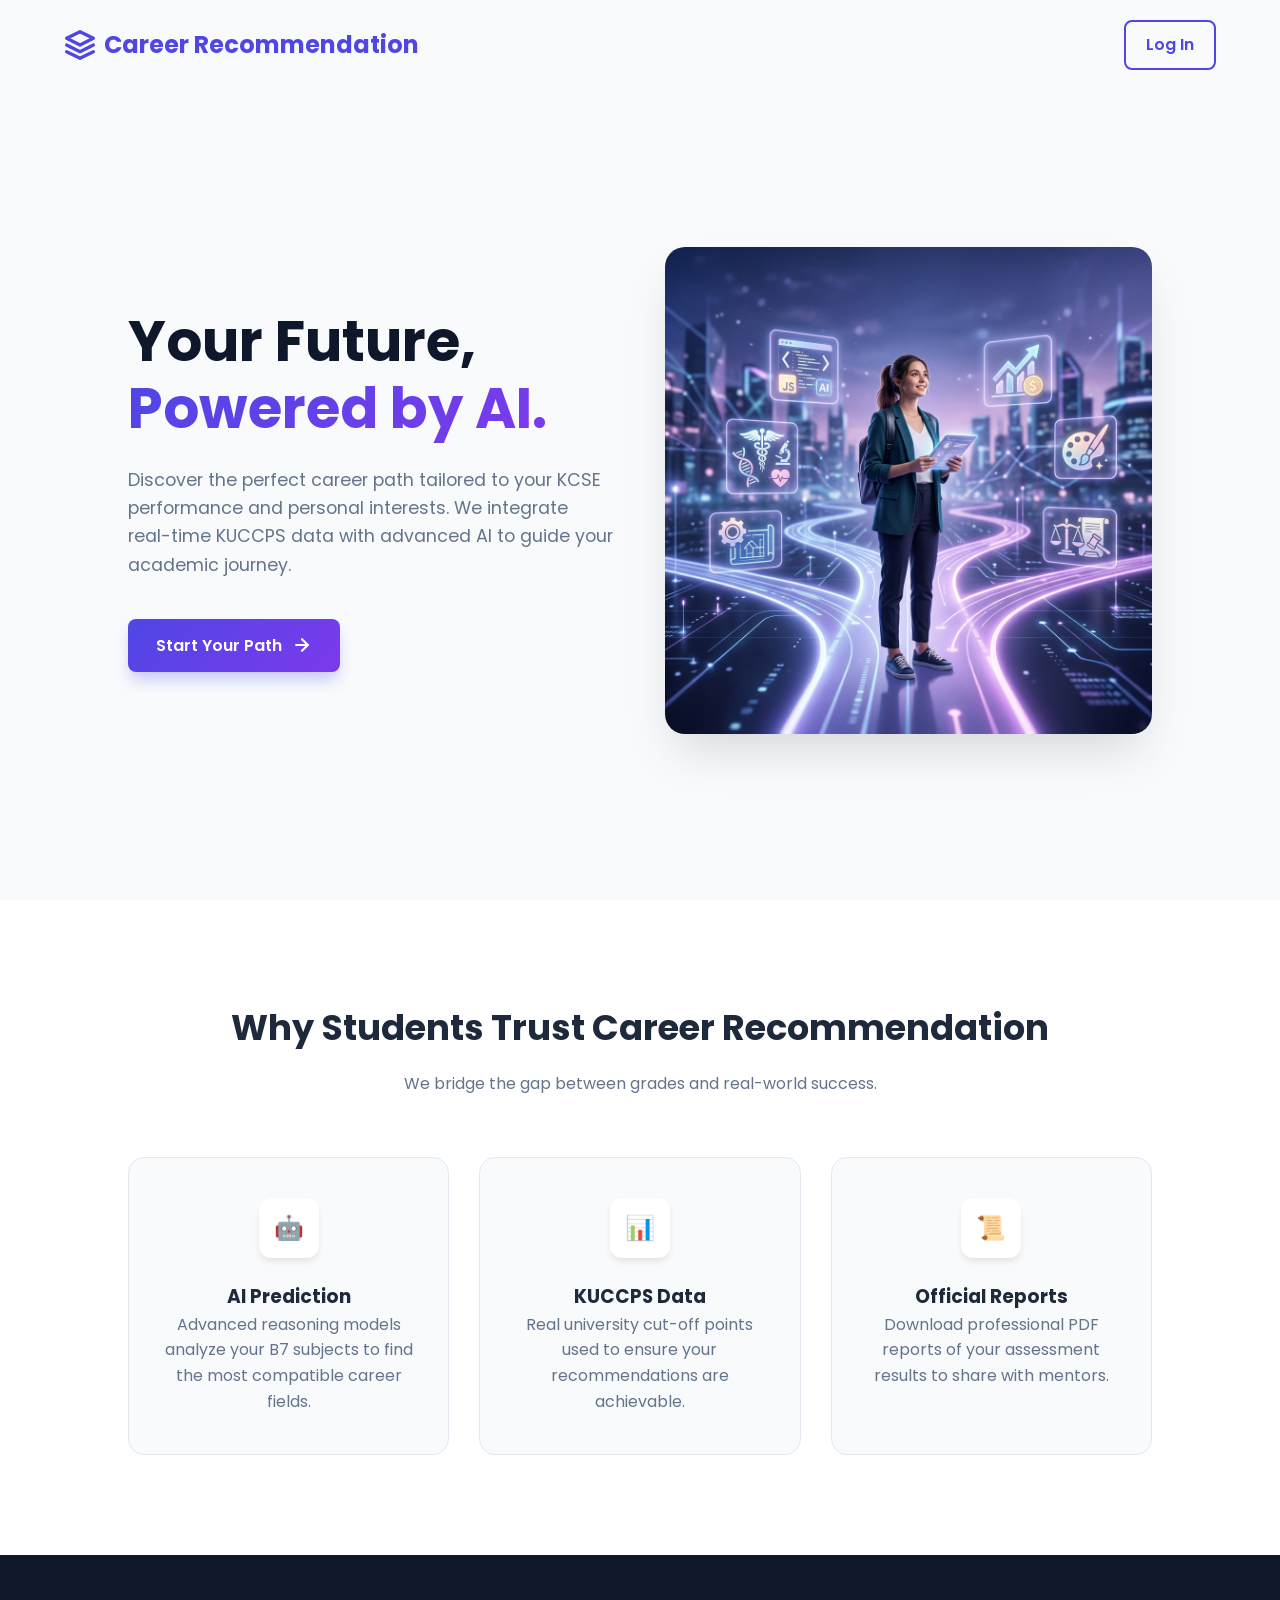
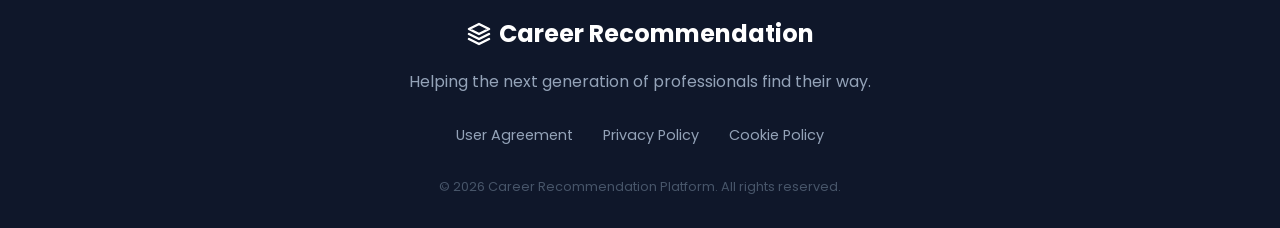
<file: index.html>
<!DOCTYPE html>
<html lang="en">
<head>
    <meta charset="UTF-8">
    <meta name="viewport" content="width=device-width, initial-scale=1.0">
    <title>AI Career Path | Discover Your Future</title>
    <!-- Google Fonts -->
    <link href="https://fonts.googleapis.com/css2?family=Poppins:wght@300;400;500;600;700&display=swap" rel="stylesheet">
    <style>
        :root {
            --primary: #4f46e5;
            --primary-dark: #4338ca;
            --secondary: #7c3aed;
            --bg: #f8fafc;
            --text: #1e293b;
            --text-light: #64748b;
        }

        * {
            margin: 0;
            padding: 0;
            box-sizing: border-box;
            font-family: 'Poppins', sans-serif;
        }

        body {
            background-color: var(--bg);
            color: var(--text);
            line-height: 1.6;
            overflow-x: hidden;
        }

        /* --- UI Elements --- */
        .btn {
            display: inline-flex;
            align-items: center;
            padding: 14px 28px;
            border-radius: 8px;
            font-weight: 600;
            text-decoration: none;
            transition: 0.3s;
            cursor: pointer;
            gap: 10px;
        }

        .btn-primary {
            background: linear-gradient(135deg, var(--primary), var(--secondary));
            color: white;
            box-shadow: 0 10px 15px -3px rgba(79, 70, 229, 0.3);
        }

        .btn-primary:hover {
            transform: translateY(-2px);
            box-shadow: 0 12px 20px -3px rgba(79, 70, 229, 0.4);
        }

        .btn-outline {
            border: 2px solid var(--primary);
            color: var(--primary);
        }

        .btn-outline:hover {
            background: rgba(79, 70, 229, 0.05);
        }

        /* --- Header --- */
        header {
            padding: 20px 5%;
            display: flex;
            justify-content: space-between;
            align-items: center;
            position: absolute;
            width: 100%;
            top: 0;
            z-index: 100;
        }

        .logo {
            font-size: 1.5rem;
            font-weight: 700;
            color: var(--primary);
            display: flex;
            align-items: center;
            gap: 8px;
        }

        /* --- Hero Section --- */
        .hero {
            padding: 160px 10% 80px;
            display: flex;
            align-items: center;
            justify-content: space-between;
            min-height: 100vh;
            gap: 50px;
        }

        .hero-content {
            flex: 1;
            max-width: 600px;
        }

        .hero-content h1 {
            font-size: 3.5rem;
            line-height: 1.2;
            margin-bottom: 24px;
            color: #0f172a;
        }

        .hero-content h1 span {
            color: var(--primary);
            background: linear-gradient(135deg, var(--primary), var(--secondary));
            background-clip: text;
            -webkit-background-clip: text;
            -webkit-text-fill-color: transparent;
        }

        .hero-content p {
            font-size: 1.1rem;
            color: var(--text-light);
            margin-bottom: 40px;
        }

        .hero-image {
            flex: 1;
            display: flex;
            justify-content: center;
            position: relative;
        }

        .hero-image img {
            max-width: 100%;
            height: auto;
            border-radius: 20px;
            box-shadow: 0 25px 50px -12px rgba(0, 0, 0, 0.15);
            animation: float 6s ease-in-out infinite;
        }

        @keyframes float {
            0%, 100% { transform: translateY(0); }
            50% { transform: translateY(-20px); }
        }

        /* --- Features --- */
        .features {
            padding: 100px 10%;
            background: white;
            text-align: center;
        }

        .section-title {
            margin-bottom: 60px;
        }

        .section-title h2 {
            font-size: 2.2rem;
            margin-bottom: 15px;
        }

        .features-grid {
            display: grid;
            grid-template-columns: repeat(auto-fit, minmax(300px, 1fr));
            gap: 30px;
        }

        .feature-card {
            padding: 40px 30px;
            border-radius: 16px;
            background: var(--bg);
            transition: 0.3s;
            border: 1px solid #e2e8f0;
        }

        .feature-card:hover {
            transform: translateY(-10px);
            background: white;
            box-shadow: 0 20px 25px -5px rgba(0, 0, 0, 0.1);
            border-color: var(--primary);
        }

        .icon-box {
            width: 60px;
            height: 60px;
            background: white;
            border-radius: 12px;
            display: flex;
            align-items: center;
            justify-content: center;
            margin: 0 auto 24px;
            box-shadow: 0 4px 6px -1px rgba(0, 0, 0, 0.1);
            font-size: 1.5rem;
            color: var(--primary);
        }

        /* --- Footer --- */
        footer {
            padding: 60px 10% 30px;
            background: #0f172a;
            color: white;
            text-align: center;
        }

        .footer-links {
            margin: 30px 0;
            display: flex;
            justify-content: center;
            gap: 30px;
        }

        .footer-links a {
            color: #94a3b8;
            text-decoration: none;
            font-size: 0.9rem;
        }

        .footer-links a:hover {
            color: white;
        }

        /* --- Responsive --- */
        @media (max-width: 1024px) {
            .hero {
                flex-direction: column;
                text-align: center;
                padding-top: 120px;
            }
            .hero-content h1 {
                font-size: 2.8rem;
            }
        }
    </style>
</head>
<body>

    <header>
        <div class="logo">
            <svg width="32" height="32" viewBox="0 0 24 24" fill="none" stroke="currentColor" stroke-width="2.5" stroke-linecap="round" stroke-linejoin="round"><path d="M12 2L2 7l10 5 10-5-10-5zM2 17l10 5 10-5M2 12l10 5 10-5"></path></svg>
            Career Recommendation
        </div>
        <div class="nav-links">
            <a href="login.html" class="btn btn-outline" style="padding: 10px 20px;">Log In</a>
        </div>
    </header>

    <!-- Hero Section -->
    <section class="hero">
        <div class="hero-content">
            <h1>Your Future, <br><span>Powered by AI.</span></h1>
            <p>Discover the perfect career path tailored to your KCSE performance and personal interests. We integrate real-time KUCCPS data with advanced AI to guide your academic journey.</p>
            <div style="display: flex; gap: 20px; justify-content: flex-start;">
                <a href="register.html" class="btn btn-primary">
                    Start Your Path
                    <svg width="20" height="20" viewBox="0 0 24 24" fill="none" stroke="currentColor" stroke-width="2.5" stroke-linecap="round" stroke-linejoin="round"><line x1="5" y1="12" x2="19" y2="12"></line><polyline points="12 5 19 12 12 19"></polyline></svg>
                </a>
            </div>
        </div>
        <div class="hero-image">
            <img src="hero.png" alt="Student Career Path Visualization">
        </div>
    </section>

    <!-- Features Section -->
    <section class="features">
        <div class="section-title">
            <h2>Why Students Trust Career Recommendation</h2>
            <p style="color: var(--text-light);">We bridge the gap between grades and real-world success.</p>
        </div>
        <div class="features-grid">
            <div class="feature-card">
                <div class="icon-box">🤖</div>
                <h3>AI Prediction</h3>
                <p style="color: var(--text-light);">Advanced reasoning models analyze your B7 subjects to find the most compatible career fields.</p>
            </div>
            <div class="feature-card">
                <div class="icon-box">📊</div>
                <h3>KUCCPS Data</h3>
                <p style="color: var(--text-light);">Real university cut-off points used to ensure your recommendations are achievable.</p>
            </div>
            <div class="feature-card">
                <div class="icon-box">📜</div>
                <h3>Official Reports</h3>
                <p style="color: var(--text-light);">Download professional PDF reports of your assessment results to share with mentors.</p>
            </div>
        </div>
    </section>

    <!-- Footer -->
    <footer>
        <div class="logo" style="justify-content: center; color: white;">
            <svg width="24" height="24" viewBox="0 0 24 24" fill="none" stroke="currentColor" stroke-width="2.5" stroke-linecap="round" stroke-linejoin="round"><path d="M12 2L2 7l10 5 10-5-10-5zM2 17l10 5 10-5M2 12l10 5 10-5"></path></svg>
            Career Recommendation
        </div>
        <p style="margin-top: 15px; color: #94a3b8;">Helping the next generation of professionals find their way.</p>
        <div class="footer-links">
            <a href="user-agreement.html">User Agreement</a>
            <a href="privacy-policy.html">Privacy Policy</a>
            <a href="cookie-policy.html">Cookie Policy</a>
        </div>
        <p style="font-size: 0.8rem; color: #475569;">&copy; 2026 Career Recommendation Platform. All rights reserved.</p>
    </footer>

</body>
</html>
</file>
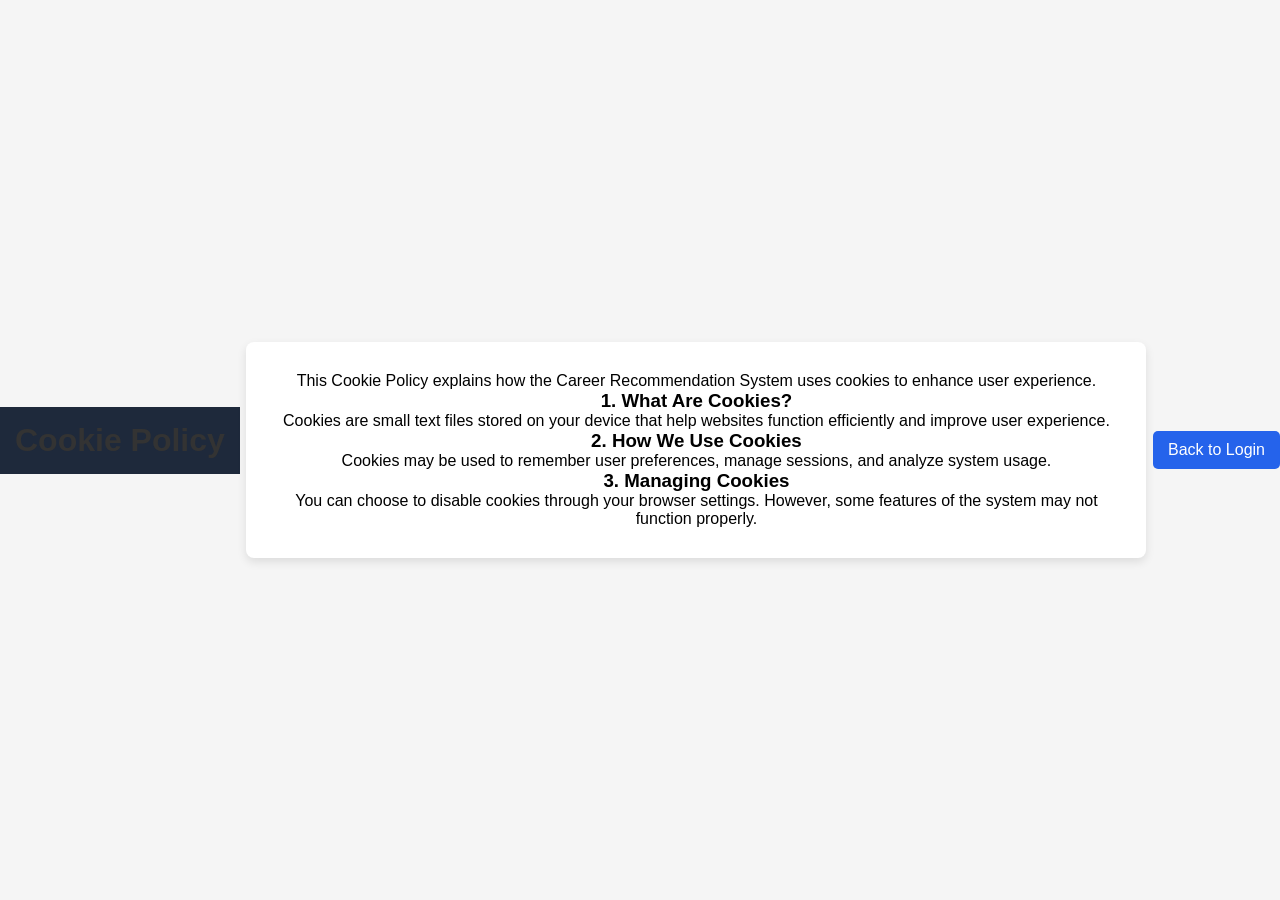
<file: cookie-policy.html>
<!DOCTYPE html>
<html lang="en">

<head>
    <meta charset="UTF-8">
    <title>Cookie Policy</title>
    <link rel="stylesheet" href="style.css">
</head>

<body>

    <header>
        <h1>Cookie Policy</h1>
    </header>

    <div class="container">
        <p>
            This Cookie Policy explains how the Career Recommendation System uses
            cookies to enhance user experience.
        </p>

        <h3>1. What Are Cookies?</h3>
        <p>
            Cookies are small text files stored on your device that help websites
            function efficiently and improve user experience.
        </p>

        <h3>2. How We Use Cookies</h3>
        <p>
            Cookies may be used to remember user preferences, manage sessions,
            and analyze system usage.
        </p>

        <h3>3. Managing Cookies</h3>
        <p>
            You can choose to disable cookies through your browser settings.
            However, some features of the system may not function properly.
        </p>
    </div>
    <div class="back-login">
        <button type="button" onclick="location.href='login.html'">Back to Login</button>
    </div>

</body>

</html>
</file>
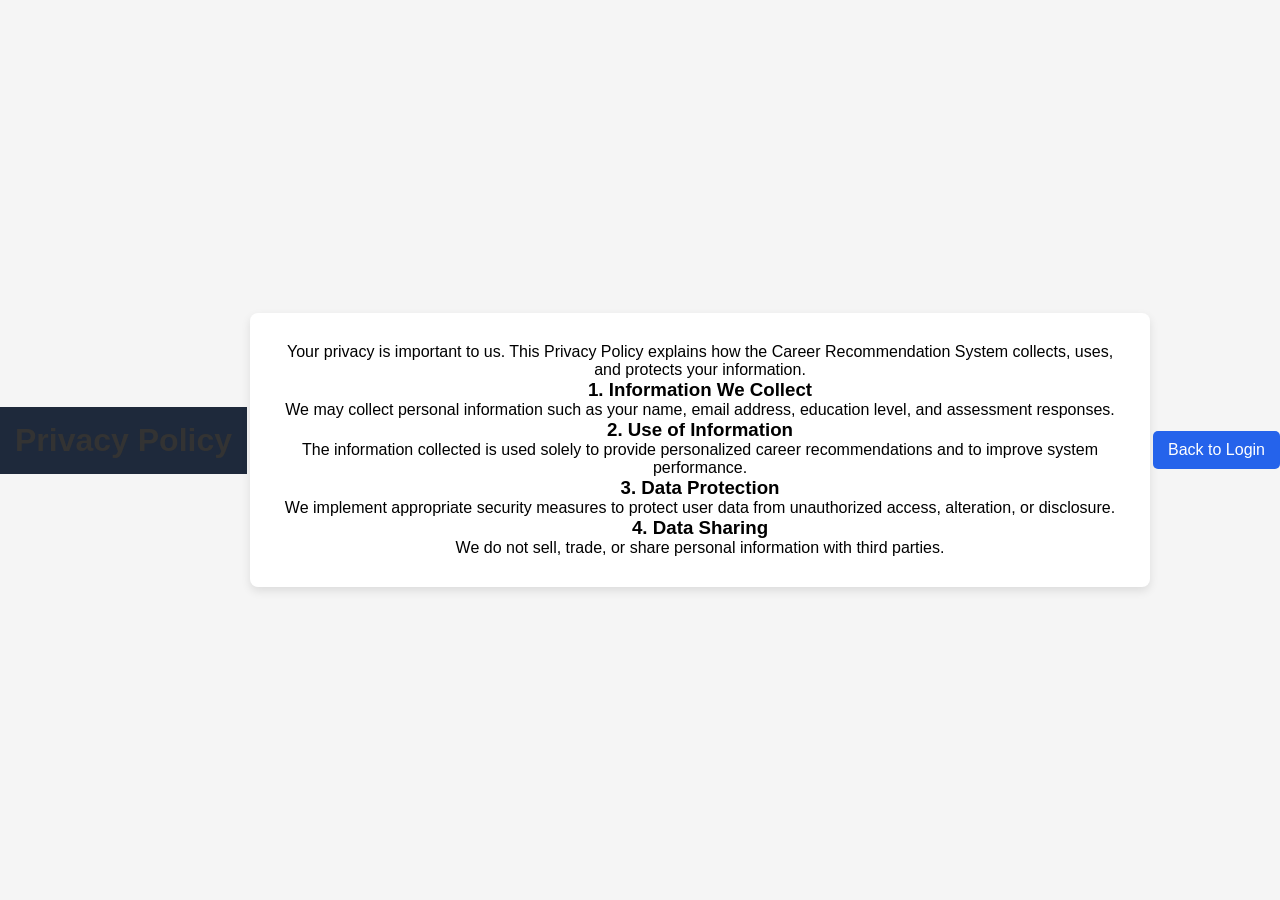
<file: privacy-policy.html>
<!DOCTYPE html>
<html lang="en">
<head>
    <meta charset="UTF-8">
    <title>Privacy Policy</title>
    <link rel="stylesheet" href="style.css">
</head>
<body>

<header>
    <h1>Privacy Policy</h1>
</header>

<div class="container">
    <p>
        Your privacy is important to us. This Privacy Policy explains how the
        Career Recommendation System collects, uses, and protects your information.
    </p>

    <h3>1. Information We Collect</h3>
    <p>
        We may collect personal information such as your name, email address,
        education level, and assessment responses.
    </p>

    <h3>2. Use of Information</h3>
    <p>
        The information collected is used solely to provide personalized career
        recommendations and to improve system performance.
    </p>

    <h3>3. Data Protection</h3>
    <p>
        We implement appropriate security measures to protect user data from
        unauthorized access, alteration, or disclosure.
    </p>

    <h3>4. Data Sharing</h3>
    <p>
        We do not sell, trade, or share personal information with third parties.
    </p>
</div>
<div class="back-login">
    <button type="button" onclick="location.href='login.html'">Back to Login</button>
</div>

</body>
</html>
</file>
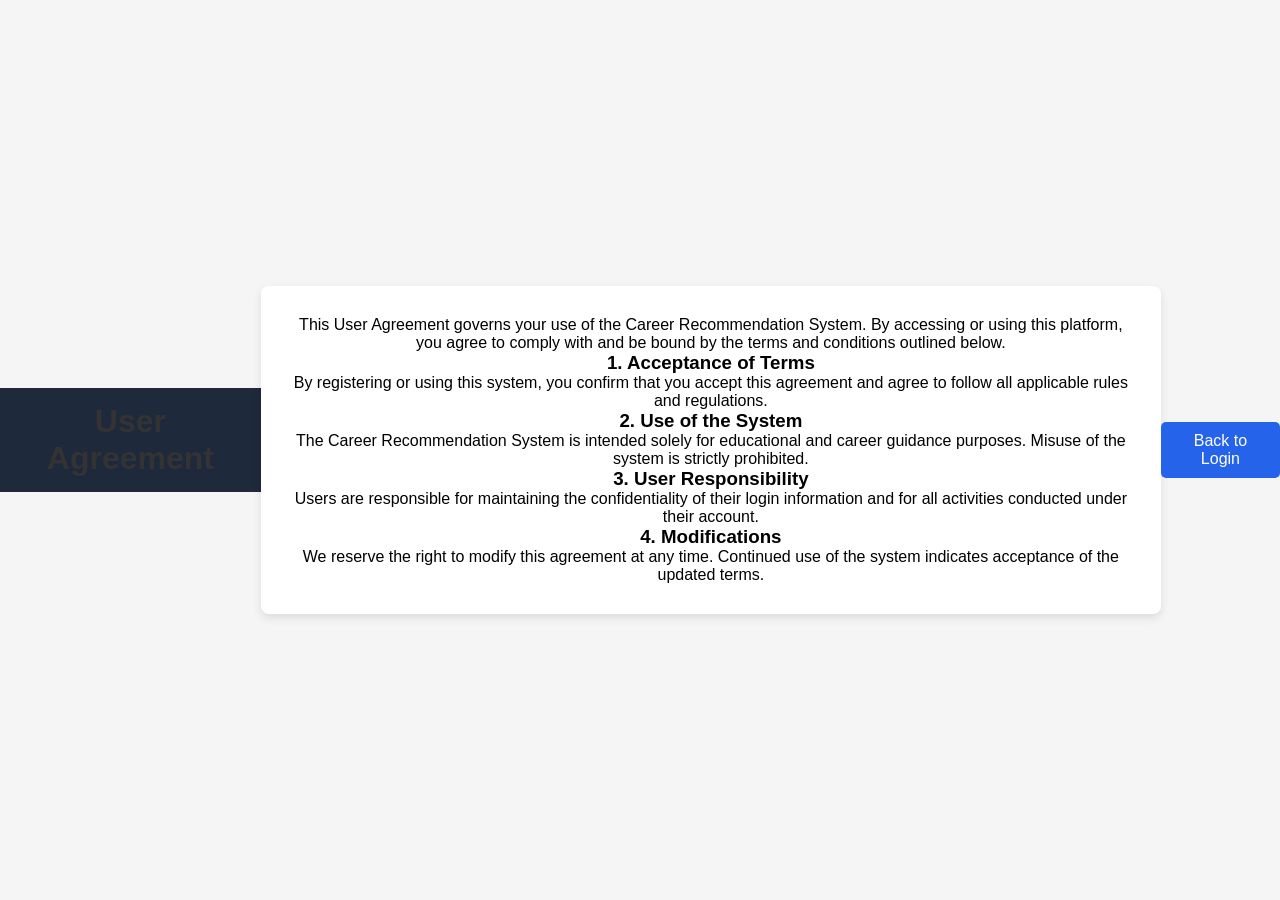
<file: user-agreement.html>
<!DOCTYPE html>
<html lang="en">
<head>
    <meta charset="UTF-8">
    <title>User Agreement</title>
    <link rel="stylesheet" href="style.css">
</head>
<body>

<header>
    <h1>User Agreement</h1>
</header>

<div class="container">
    <p>
        This User Agreement governs your use of the Career Recommendation System.
        By accessing or using this platform, you agree to comply with and be bound
        by the terms and conditions outlined below.
    </p>

    <h3>1. Acceptance of Terms</h3>
    <p>
        By registering or using this system, you confirm that you accept this
        agreement and agree to follow all applicable rules and regulations.
    </p>

    <h3>2. Use of the System</h3>
    <p>
        The Career Recommendation System is intended solely for educational and
        career guidance purposes. Misuse of the system is strictly prohibited.
    </p>

    <h3>3. User Responsibility</h3>
    <p>
        Users are responsible for maintaining the confidentiality of their login
        information and for all activities conducted under their account.
    </p>

    <h3>4. Modifications</h3>
    <p>
        We reserve the right to modify this agreement at any time. Continued use
        of the system indicates acceptance of the updated terms.
    </p>
</div>
<div class="back-login">
    <button type="button" onclick="location.href='login.html'">Back to Login</button>
</div>

</body>
</html>
</file>
<file: style.css>
* {
    margin: 0;
    padding: 0;
    box-sizing: border-box;
    font-family: Arial, Helvetica, sans-serif;
}

body {
    background: #f4f6f8;
}
.password-wrapper {
    display: flex;
    align-items: center;
    gap: 8px; /* space between input and checkbox */
}

.password-wrapper input[type="password"] {
    flex: 1;
    padding: 12px;
    border-radius: 5px;
    border: 1px solid #ccc;
}

.password-wrapper label {
    cursor: pointer;
    font-size: 14px;
}

/* Form & Layout */
form {
    display: flex;
    flex-direction: column;
}

label {
    margin-bottom: 5px;
    font-weight: bold;
    color: #1e293b;
}

input, select, button {
    padding: 12px;
    margin-bottom: 15px;
    border-radius: 5px;
    border: 1px solid #ccc;
    width: 100%;
    font-size: 16px;
}

button {
    background: #2563eb;
    color: white;
    border: none;
    cursor: pointer;
}
/* Reset some default browser styles */
* {
    box-sizing: border-box;
    margin: 0;
    padding: 0;
    font-family: 'Segoe UI', Tahoma, Geneva, Verdana, sans-serif;
}

body {
    background: #f4f7f8;
    display: flex;
    justify-content: center;
    align-items: center;
    min-height: 100vh;
}

header {
    text-align: center;
    margin-bottom: 20px;
}

header h1 {
    color: #333;
    font-size: 2em;
    font-weight: 600;
}

/* Container for the form */
.container {
    background: #fff;
    padding: 30px 40px;
    border-radius: 10px;
    box-shadow: 0 8px 20px rgba(0,0,0,0.1);
    width: 100%;
    max-width: 450px;
}

/* Form elements */
form input[type="text"],
form input[type="email"],
form input[type="password"],
form select {
    width: 100%;
    padding: 12px 15px;
    margin: 8px 0;
    border-radius: 6px;
    border: 1px solid #ccc;
    font-size: 1em;
    transition: 0.3s;
}

form input[type="text"]:focus,
form input[type="email"]:focus,
form input[type="password"]:focus,
form select:focus {
    border-color: #007BFF;
    outline: none;
}

/* Password wrapper */
.password-wrapper {
    display: flex;
    align-items: center;
    gap: 10px;
}

/* Checkbox styling */
.password-wrapper input[type="checkbox"] {
    width: auto;
}

/* Button */
button {
    width: 100%;
    background-color: #007BFF;
    color: white;
    padding: 12px;
    border: none;
    border-radius: 6px;
    font-size: 1em;
    cursor: pointer;
    transition: 0.3s;
}

button:hover {
    background-color: #0056b3;
}

/* Responsive adjustments */
@media (max-width: 500px) {
    .container {
        padding: 20px;
    }
    header h1 {
        font-size: 1.5em;
    }
}
button:hover {
    background: #1d4ed8;
}

/* Show password */
.show-password {
    margin-bottom: 15px;
    font-size: 14px;
}

.show-password label {
    margin-left: 5px;
    cursor: pointer;
}

/* I agree checkbox */
.agree-box {
    display: flex;
    align-items: flex-start;
    gap: 8px;
    margin-bottom: 15px;
    font-size: 14px;
}

.agree-box a {
    color: #2563eb;
    text-decoration: none;
}

.agree-box a:hover {
    text-decoration: underline;
}
.cookie-consent {
    position: fixed;
    bottom: 20px;
    left: 50%;
    transform: translateX(-50%);
    background: #f8f8f8;
    padding: 12px 15px;
    border: 1px solid #ccc;
    border-radius: 5px;
    font-size: 14px;
    box-shadow: 0 2px 6px rgba(0,0,0,0.2);
    display: flex;
    align-items: center;
    gap: 5px;
    z-index: 1000;
}

.cookie-consent a {
    color: #2563eb;
    text-decoration: none;
}

.cookie-consent a:hover {
    text-decoration: underline;
}
.back-login button {
    background: #2563eb;
    color: white;
    border: none;
    padding: 10px 15px;
    border-radius: 5px;
    cursor: pointer;
}

.back-login button:hover {
    background: #1d4ed8;
}

/* Policy text (if used separately) */
.policy-text {
    margin-top: 20px;
    font-size: 14px;
    color: #555;
    text-align: center;
}

header {
    background: #1e293b;
    color: white;
    padding: 15px;
    text-align: center;
}

.container {
    max-width: 900px;
    margin: 30px auto;
    background: white;
    padding: 30px;
    border-radius: 8px;
    box-shadow: 0 4px 10px rgba(0,0,0,0.1);
}

h2 {
    margin-bottom: 15px;
    color: #1e293b;
}

input, select, button {
    width: 100%;
    padding: 12px;
    margin: 10px 0;
    border-radius: 5px;
    border: 1px solid #ccc;
}

button {
    background: #2563eb;
    color: white;
    border: none;
    cursor: pointer;
}

button:hover {
    background: #1d4ed8;
}

.link {
    text-align: center;
    margin-top: 15px;
}

.link a {
    color: #2563eb;
    text-decoration: none;
}

.card {
    border: 1px solid #ddd;
    padding: 15px;
    margin: 15px 0;
    border-radius: 6px;
}
body {
    font-family: Arial;
    background: #f5f5f5;
    text-align: center;
}

input {
    padding: 10px;
    margin: 10px;
    width: 250px;
}

button {
    padding: 10px 20px;
    background: #007BFF;
    color: white;
    border: none;
    cursor: pointer;
}

#resultBox {
    margin-top: 20px;
    padding: 20px;
    background: white;
    width: 60%;
    margin-left: auto;
    margin-right: auto;
}
</file>
